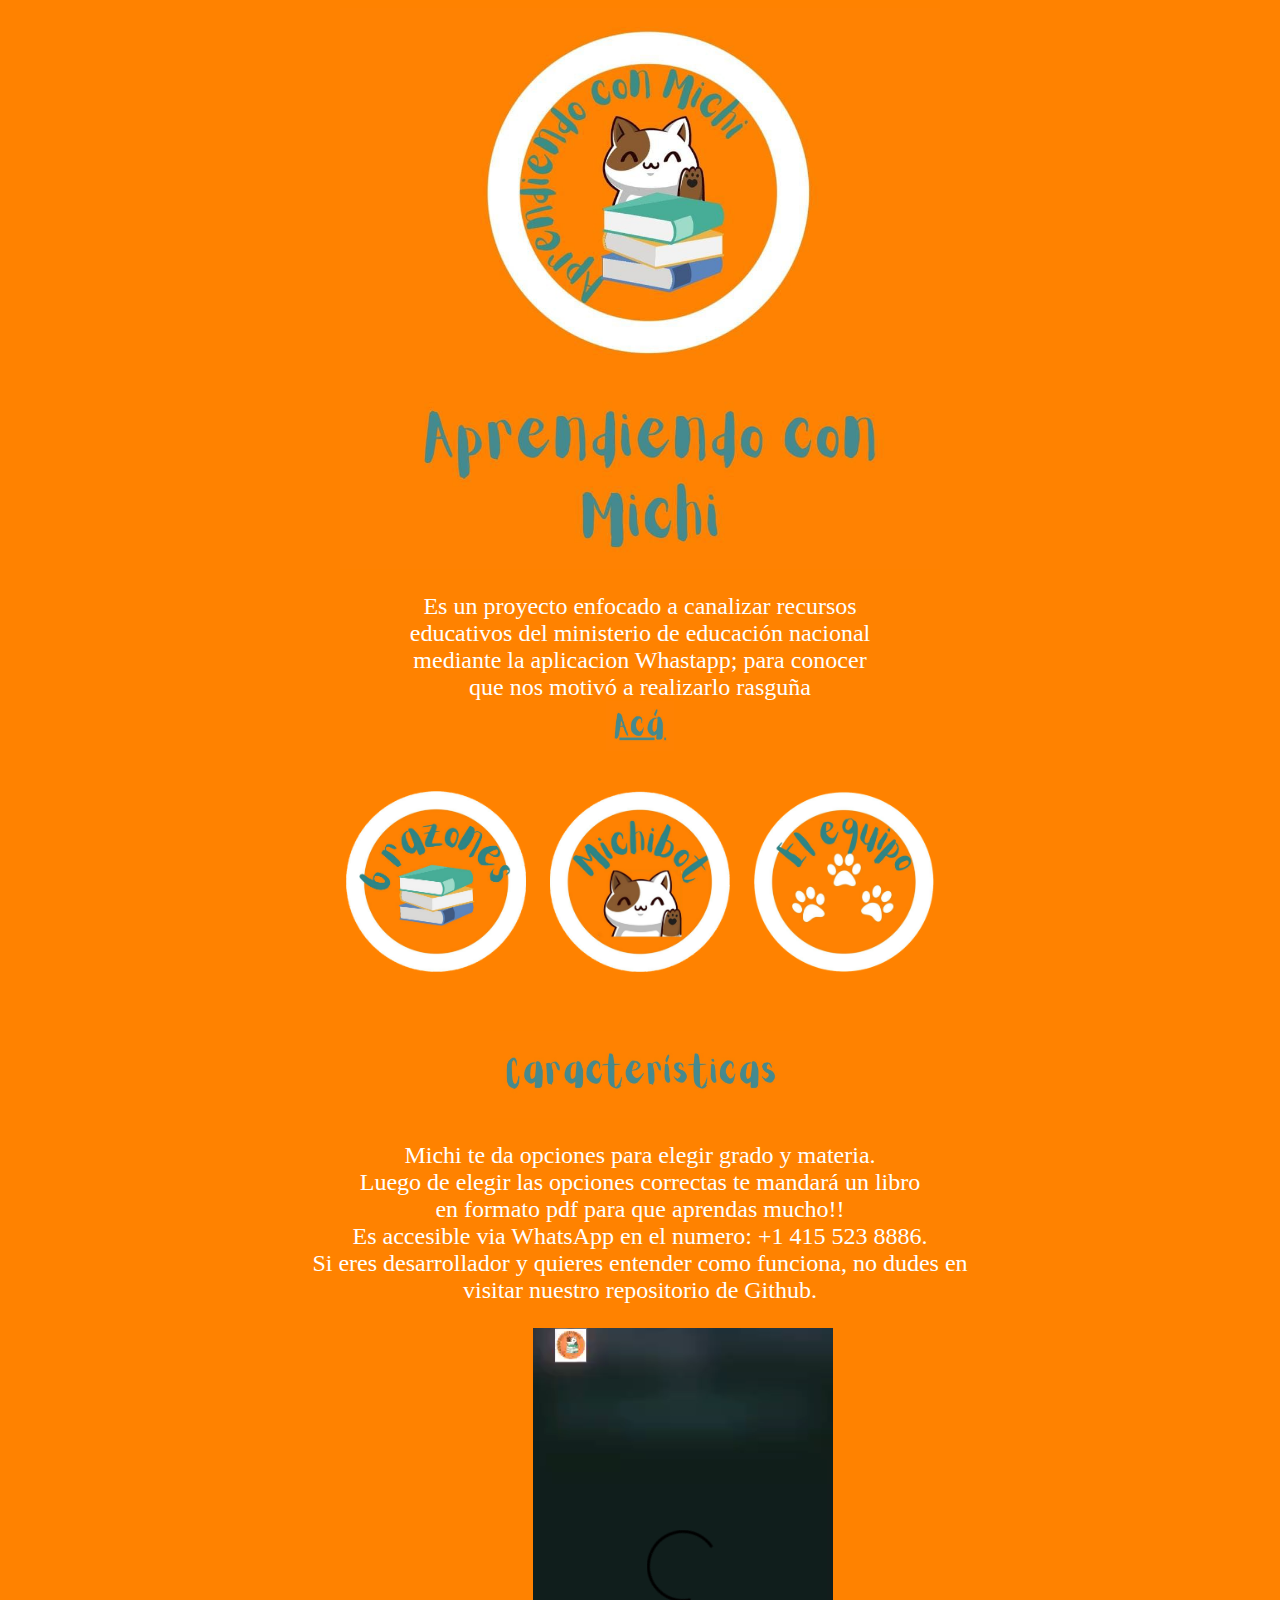
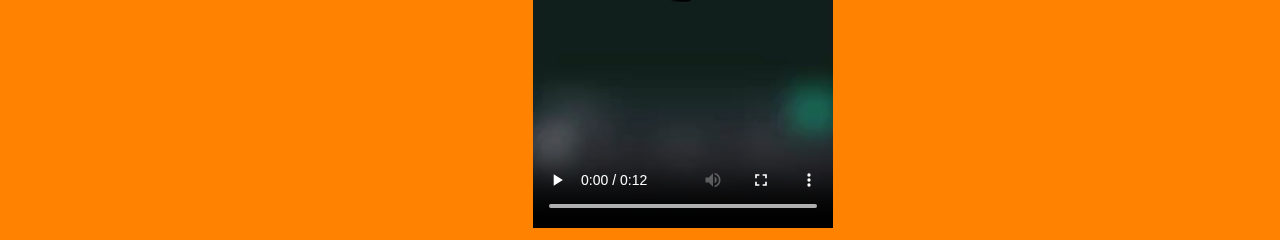
<file: index.html>
<!DOCTYPE html>
<html lang="en">
  <head>
    <meta charset="utf-8" />
    <link rel="icon" href="logo.ico"/>
    <link rel="logo" href="logo.jpg"/>
    <title>Aprendiendo con Michi</title>
    <link rel="stylesheet" href="Styles/Page_style.css" media="all"/>
  </head>
  <body>
      <div class="Alinear_flex">
         <img id= "logo" src="img_enc.jpg" alt="Imagen de logo">
      </div>

          <center><p class="Text_paragraph">Es un proyecto enfocado a canalizar recursos<br>
      educativos del ministerio de educación nacional<br>
       mediante la aplicacion Whastapp; para conocer <br> que nos motivó a realizarlo rasguña <br>
          <a href="video.html"><img id="hiperv" src="aca_sub.jpg"></a></p></center>

      <div class="Button">
            <center>
              <a href="Razones.html"> <img class="format" src="razones.png"></a>
              <a href="https://api.whatsapp.com/send?phone=14155238886&text=%C2%A1Hola!%20soy%20Michi" target="_blank"> <img class="format" src="michibot.png"></a>
              <a href="team.html"> <img class="format" src="Team.png"></a>
            </center>
      </div>

      <div class="Alinear_flex">
        <img id="text_caract" src="caract.jpg" alt="Imagen de logo">
      </div>
      <div>
          <center><p class="Text_paragraph"> Michi te da opciones para elegir grado y materia.<br>
          Luego de elegir las opciones correctas te mandará un libro<br>
          en formato pdf para que aprendas mucho!!<br>
      
          Es accesible via WhatsApp en el numero: +1 415 523 8886.<br>
      
          Si eres desarrollador y quieres entender como funciona, no dudes en <br>
          visitar nuestro repositorio de Github.<br></p></center>
    </div>
    
      <video controls id="Video">
        <source src="chatbotgt.mp4" type="video/mp4">
      </video>

  </body>
</html>
</file>
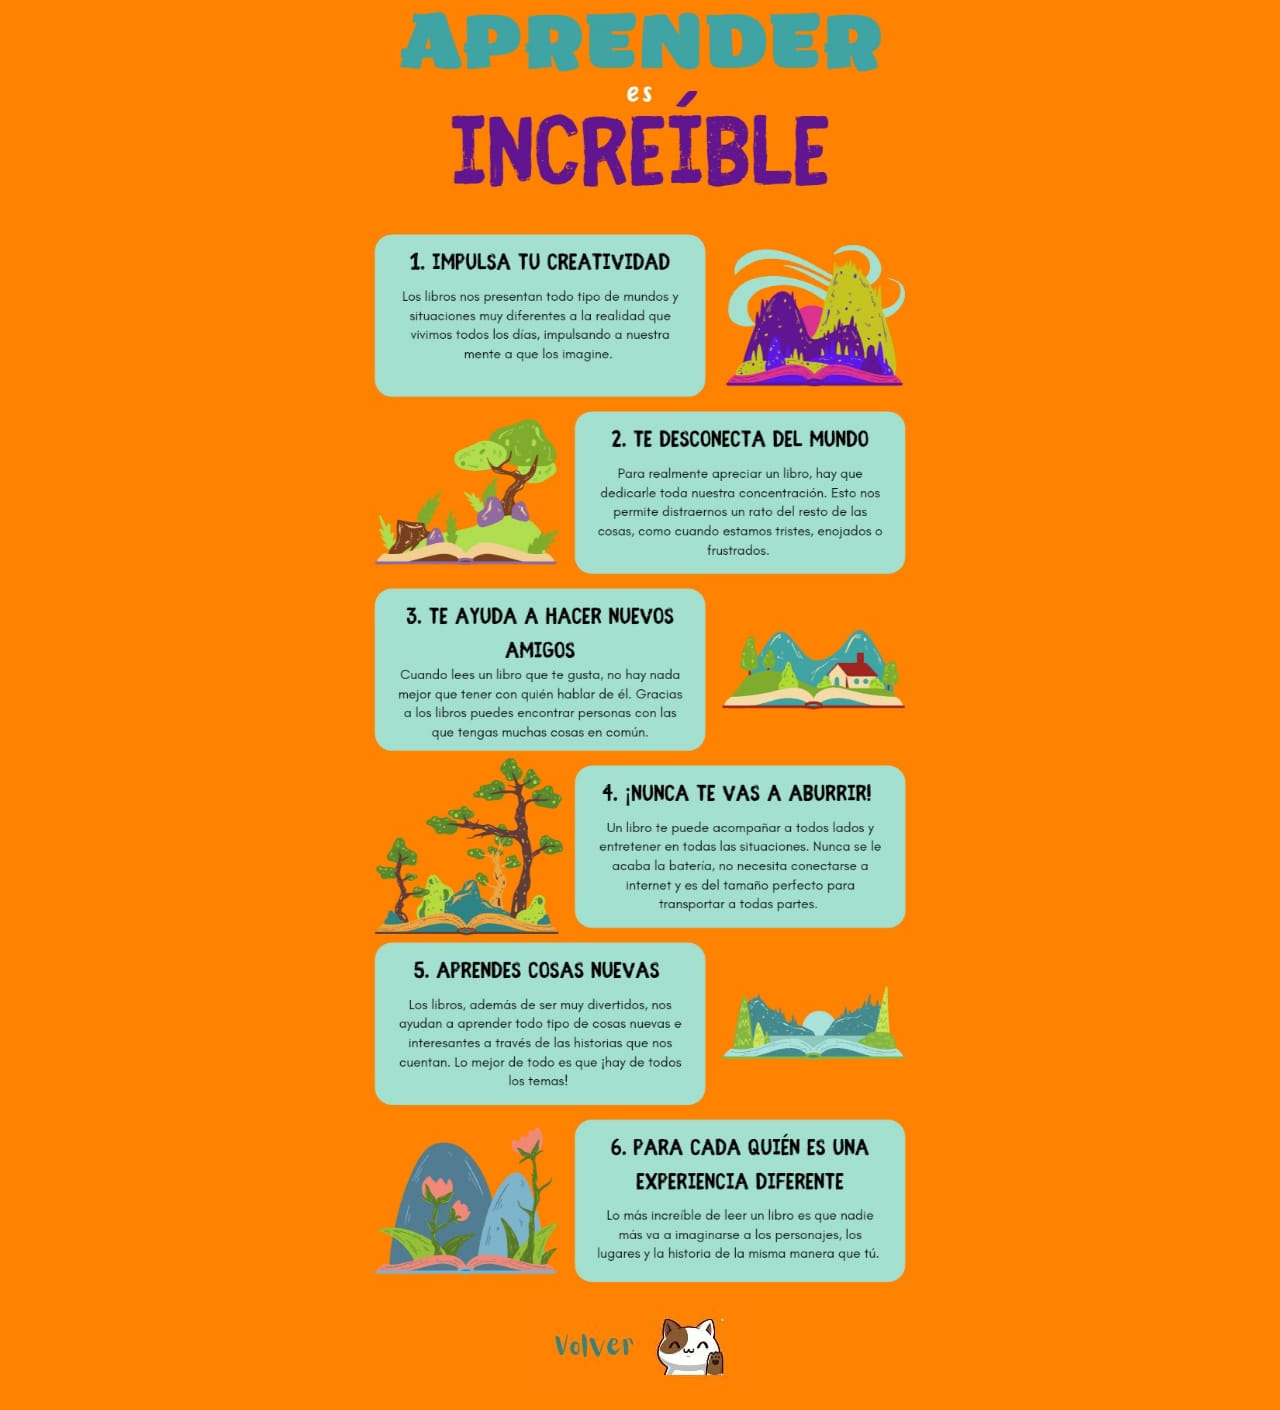
<file: Razones.html>
<!DOCTYPE html>
<html lang="en">
  <head>
    <meta charset="utf-8" />
    <link rel="icon" href="logo.ico"/>
    <link rel="logo" href="logo.jpg"/>
    <title>Aprendiendo con Michi</title>
    <link rel="stylesheet" href="Styles/Page_style.css" media="all"/>
  </head>
  <body>
    

            <center><img src="text.jpg"></center>

           <center> <a href="index.html"><img src="icon_volver.jpg"></a></center>
      <body bgcolor="#ff8200"></body>

  </body>
</html>
</file>
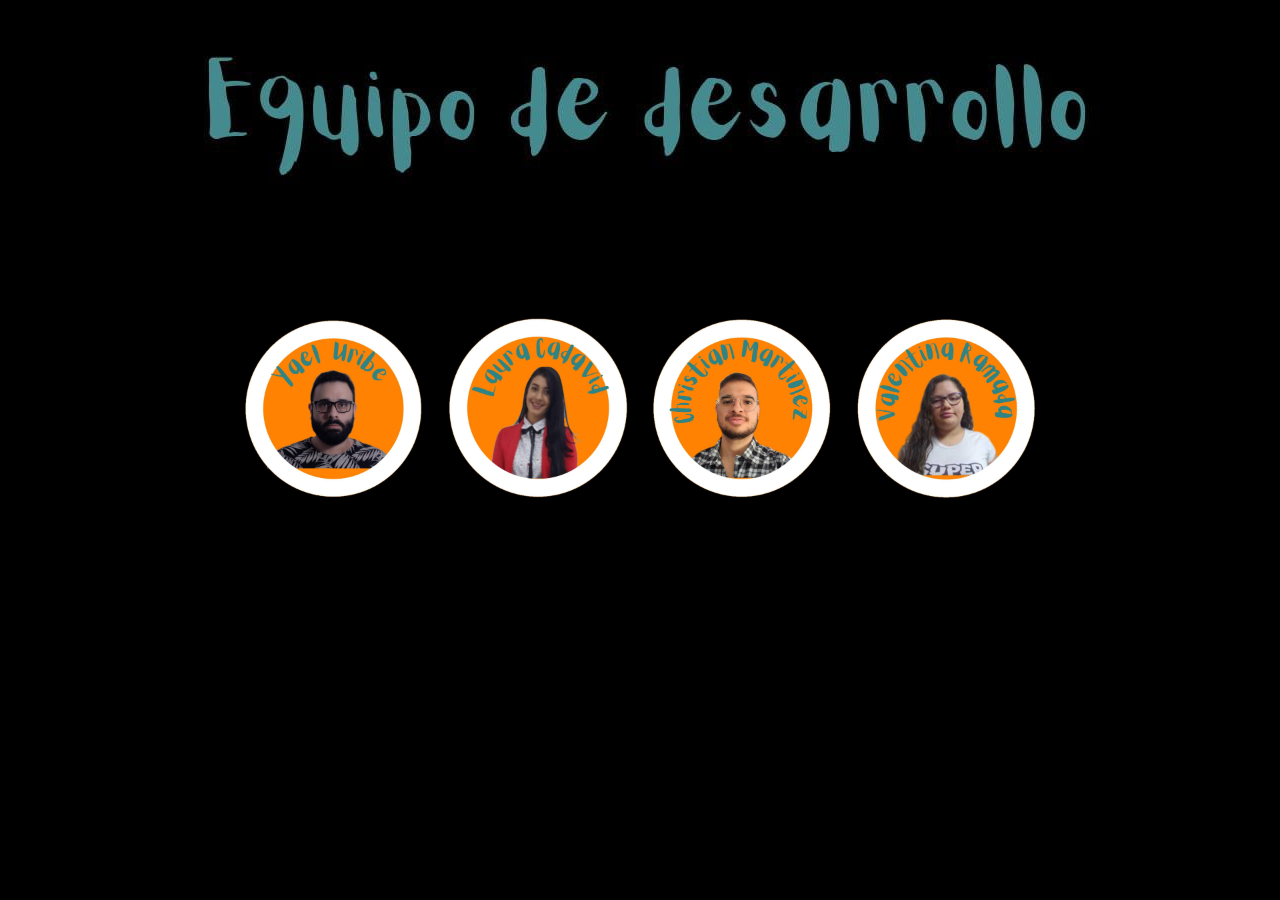
<file: team.html>
<!DOCTYPE html>
<html lang="en">
  <head>
    <meta charset="utf-8" />
    <link rel="icon" href="logo.ico"/>
    <title>Aprendiendo con Michi</title>
    <link rel="stylesheet" href="Styles/Page_style.css" media="all"/>
    <link rel="index.html" href="Whatsapp_Chatbot" media="all"/>
  </head>
  <body id="body_team">
    <div class="Alinear_flex">
      <img id="text_dev" src="team_dev.jpg" >
    </div>
      <div class="Button">
            <div class="Team">
                <center>
                <img class="format" src="yael1.jpg">
                <img class="format" src="laura1.jpg">
                <img class="format" src="chris1.jpg">
                <img class="format" src="ibethe1.jpg">
                </center>
            </div>
            
      </div>

       
      
  </body>
</html>
</file>
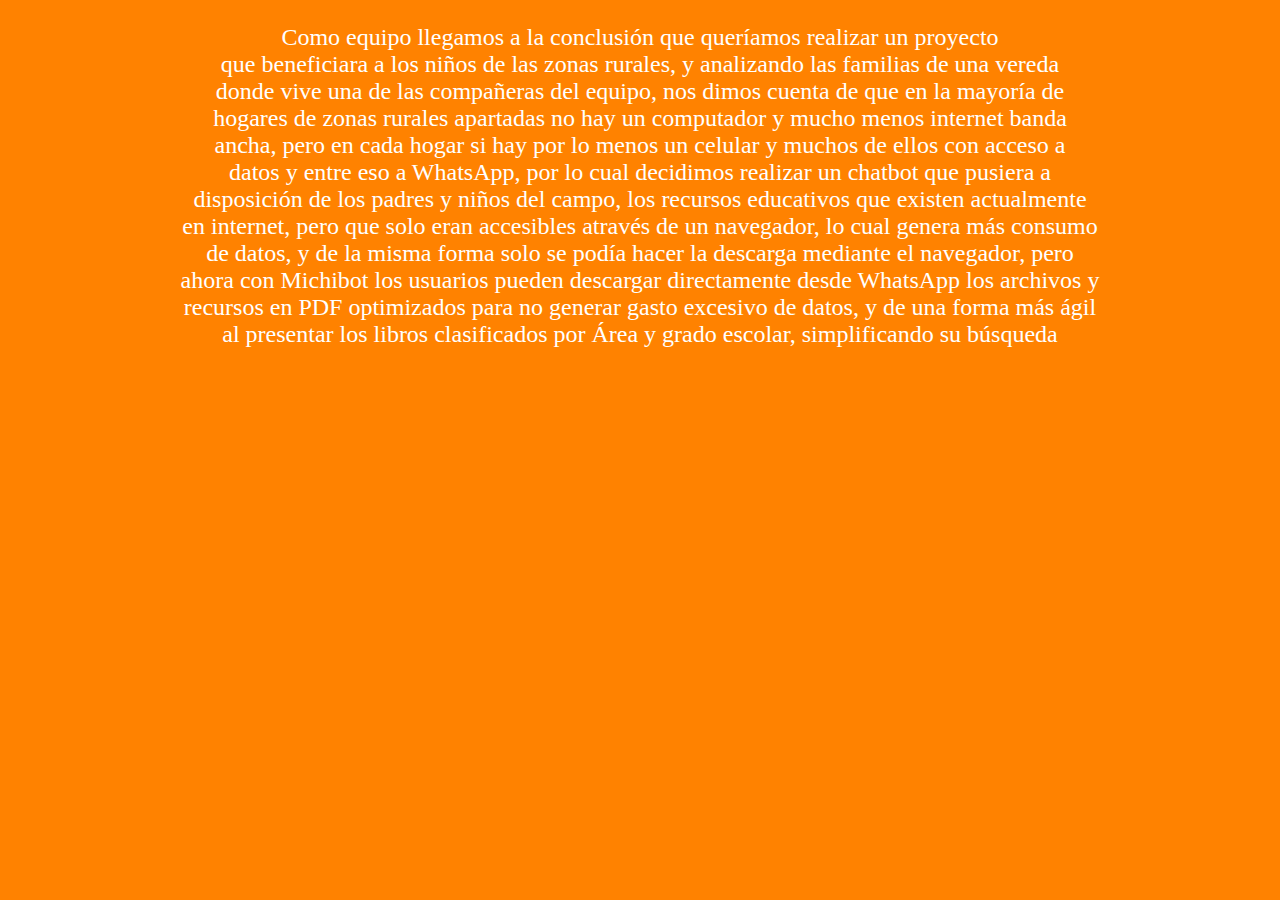
<file: video.html>
<!DOCTYPE html>
<html lang="en">
<head>
    <meta charset="UTF-8">
    <meta http-equiv="X-UA-Compatible" content="IE=edge">
    <meta name="viewport" content="width=device-width, initial-scale=1.0">
    <link rel="icon" href="logo.ico"/>
    <title>Aprendiendo con Michi</title>
    <link rel="stylesheet" href="Styles/Page_style.css" media="all"/>
    
</head>
<body>
    <div>
        <center><p class="Text_descrip">Como equipo llegamos a la conclusión que queríamos realizar un proyecto<br>
             que beneficiara a los niños de las zonas rurales, y analizando las familias de una vereda<br>
             donde vive una de las compañeras del equipo, nos dimos cuenta de que en la mayoría de<br>
             hogares de zonas rurales apartadas no hay un computador y mucho menos internet banda<br>
             ancha, pero en cada hogar si hay por lo menos un celular y muchos de ellos con acceso a <br>
             datos y entre eso a WhatsApp, por lo cual decidimos realizar un chatbot que pusiera a <br>
             disposición de los padres y niños del campo, los recursos educativos que existen actualmente <br>
             en internet, pero que solo eran accesibles através de un navegador, lo cual genera más consumo<br>
             de datos, y de la misma forma solo se podía hacer la descarga mediante el navegador, pero <br>
             ahora con Michibot los usuarios pueden descargar directamente desde WhatsApp los archivos y<br>
              recursos en PDF optimizados para no generar gasto excesivo de datos, y de una forma más ágil<br>
               al presentar los libros clasificados por Área y grado escolar, simplificando su búsqueda</p></center>
  </div>
</body>
</html>
</file>
<file: Styles/Page_style.css>
body{
    background-color: #ff8200;
}

#logo{
    width: 600px;
}
.Alinear_flex{
    display: flex;
    justify-content: center;
}


#hiperv{
    height:50px;
}
.Text_paragraph{
    color:#ffffff;
    font-family: cursive;
    font-size: 150%;
}

.Text_descrip{
    color:#ffffff;
    font-family:cursive ;
    font-size: 150%
    

}
.Button{
    bottom: 100px;
    height: 100px;
    
}

.format{
    width:180px;
    padding: 10px 10px;
   
}

iframe{
    width:560;
    height:315;
    padding-top: 100px;
    padding: 500px 500px;
}

#text_caract{
    width: 300px;
    margin-top: 150px;
    justify-content: center;
}

#text-dev{
    width: 300px;
    margin-top: 150px;
    justify-content: center;
}
#body_team{
    background-color: #000000;

}
#Video{
    width:300px;
    padding-left: 525px;
    margin-top: 0;
}
.Team{
    margin-top: 100px;

}
</file>
